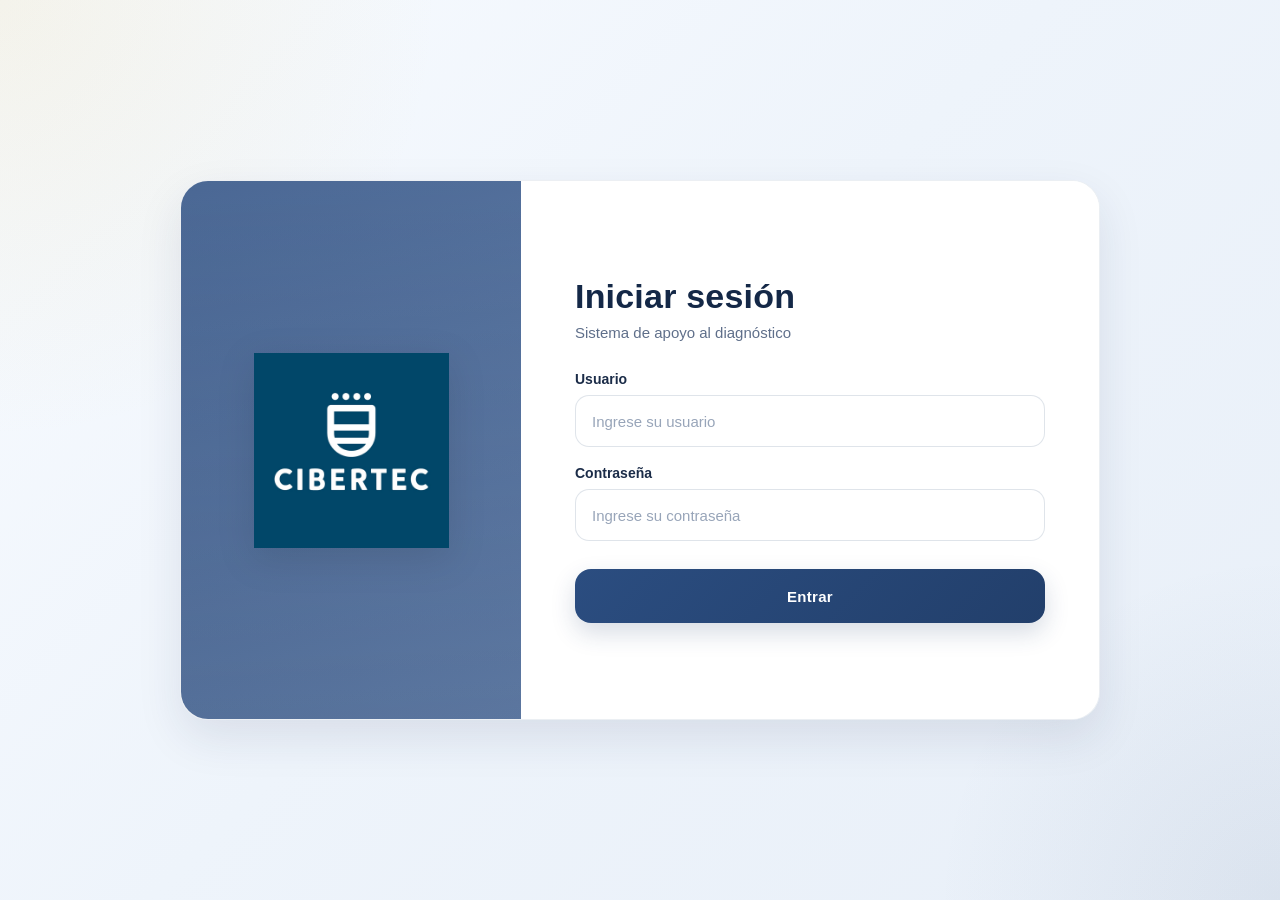
<file: frontend-login/index.html>
<!doctype html>
<html lang="es">
<head>
  <meta charset="UTF-8" />
  <meta name="viewport" content="width=device-width,initial-scale=1" />
  <title>CIBERTEC - Inicio de sesión</title>
  <link rel="stylesheet" href="styles.css" />
</head>
<body class="login-body">
  <div class="login-shell">
    <main class="login-card">
      <div class="brand-block">
        <img src="logo-cibertec.jpg" alt="Cibertec" class="brand-logo" />
      </div>

      <section class="login-content">
        <h1>Iniciar sesión</h1>
        <p class="login-subtitle">Sistema de apoyo al diagnóstico</p>

        <form id="loginForm" class="login-form">
          <label class="field">
            <span>Usuario</span>
            <input
              id="username"
              name="username"
              type="text"
              autocomplete="username"
              placeholder="Ingrese su usuario"
              required
            />
          </label>

          <label class="field">
            <span>Contraseña</span>
            <input
              id="password"
              name="password"
              type="password"
              autocomplete="current-password"
              placeholder="Ingrese su contraseña"
              required
            />
          </label>

          <button id="btnLogin" type="submit" class="btn-primary">
            Entrar
          </button>
        </form>
      </section>
    </main>
  </div>

  <!-- Modal flotante -->
  <div id="feedbackModal" class="modal hidden" role="dialog" aria-modal="true">
    <div class="modal-card">
      <div class="modal-icon" id="modalIcon">✓</div>
      <h2 id="modalTitle">Inicio correcto</h2>
      <p id="modalMessage">Redirigiendo al sistema principal...</p>
      <button id="modalBtn" class="btn-primary" type="button">Entendido</button>
    </div>
  </div>

  <script src="config.js"></script>
  <script src="app.js"></script>
</body>
</html>
</file>
<file: frontend-login/styles.css>
:root{
  --cibertec-blue:#223f6b;
  --cibertec-blue-dark:#142847;
  --cibertec-blue-soft:#4a6793;
  --cibertec-white:#ffffff;
  --cibertec-offwhite:#f6f8fc;
  --cibertec-surface:#eef3fa;
  --cibertec-surface-2:#f9fbfe;
  --cibertec-text:#1b2c48;
  --cibertec-text-soft:#5f6f8a;
  --cibertec-gold:#d7b85a;
  --cibertec-gold-soft:#eed992;
  --cibertec-border:rgba(34,63,107,0.14);
  --cibertec-input:#ffffff;
  --cibertec-shadow:0 18px 45px rgba(25,44,79,.10);
  --success:#71c88a;
  --warning:#e3be62;
  --danger:#df7b7b;
  --neutral:#aab4c6;
}

*{
  box-sizing:border-box;
}

html,body{
  margin:0;
  padding:0;
  min-height:100%;
  font-family:"Segoe UI", Roboto, Arial, sans-serif;
  color:var(--cibertec-text);
}

/* =========================
   LOGIN
========================= */

.login-body{
  min-height:100vh;
  background:
    radial-gradient(circle at top left, rgba(215,184,90,.12), transparent 28%),
    radial-gradient(circle at bottom right, rgba(34,63,107,.07), transparent 22%),
    linear-gradient(135deg, #f8fbff 0%, #eef4fb 48%, #e8eff8 100%);
  display:flex;
  align-items:center;
  justify-content:center;
  padding:24px;
}

.login-shell{
  width:100%;
  display:flex;
  justify-content:center;
  align-items:center;
}

.login-card{
  width:min(920px, 96vw);
  min-height:540px;
  display:grid;
  grid-template-columns:340px 1fr;
  border-radius:28px;
  overflow:hidden;
  background:rgba(255,255,255,.88);
  border:1px solid rgba(34,63,107,.08);
  box-shadow:var(--cibertec-shadow);
  backdrop-filter:blur(10px);
}

.brand-block{
  background:
    linear-gradient(180deg, rgba(255,255,255,.14), rgba(255,255,255,.06)),
    linear-gradient(160deg, #2d4f83 0%, #5978a7 100%);
  display:flex;
  align-items:center;
  justify-content:center;
  padding:40px;
  position:relative;
}

.brand-block::after{
  content:"";
  position:absolute;
  inset:0;
  background:linear-gradient(180deg, transparent 0%, rgba(0,0,0,.08) 100%);
  pointer-events:none;
}

.brand-logo{
  width:min(220px, 75%);
  max-width:220px;
  object-fit:contain;
  filter:drop-shadow(0 10px 18px rgba(0,0,0,.10));
  position:relative;
  z-index:1;
}

.login-content{
  background:rgba(255,255,255,.92);
  padding:56px 54px;
  display:flex;
  flex-direction:column;
  justify-content:center;
}

.login-content h1{
  margin:0 0 8px;
  color:var(--cibertec-blue-dark);
  font-size:34px;
  font-weight:800;
  letter-spacing:.2px;
}

.login-subtitle{
  margin:0 0 30px;
  color:var(--cibertec-text-soft);
  font-size:15px;
}

.login-form{
  display:flex;
  flex-direction:column;
  gap:18px;
}

.field{
  display:flex;
  flex-direction:column;
  gap:8px;
}

.field span{
  color:var(--cibertec-text);
  font-size:14px;
  font-weight:600;
}

.field input{
  height:52px;
  padding:0 16px;
  border-radius:14px;
  border:1px solid var(--cibertec-border);
  background:var(--cibertec-input);
  color:var(--cibertec-text);
  font-size:15px;
  outline:none;
  transition:.22s ease;
  box-shadow:inset 0 1px 0 rgba(255,255,255,.6);
}

.field input::placeholder{
  color:#98a5b9;
}

.field input:focus{
  border-color:rgba(215,184,90,.92);
  box-shadow:0 0 0 4px rgba(215,184,90,.16);
  transform:translateY(-1px);
}

.btn-primary{
  margin-top:10px;
  height:54px;
  border:none;
  border-radius:16px;
  cursor:pointer;
  font-size:15px;
  font-weight:800;
  letter-spacing:.3px;
  color:#fff;
  background:linear-gradient(135deg, #2b4d80 0%, var(--cibertec-blue) 100%);
  box-shadow:0 10px 24px rgba(34,63,107,.18);
  transition:.22s ease;
}

.btn-primary:hover{
  transform:translateY(-2px);
  box-shadow:0 14px 28px rgba(34,63,107,.24);
}

.btn-primary:active{
  transform:translateY(0);
}

.btn-primary:disabled{
  opacity:.72;
  cursor:not-allowed;
}

/* =========================
   MODAL GENERAL
========================= */

.modal{
  position:fixed;
  inset:0;
  background:rgba(20,34,57,.18);
  display:flex;
  align-items:center;
  justify-content:center;
  padding:24px;
  z-index:1000;
  backdrop-filter:blur(4px);
}

.modal.hidden{
  display:none;
}

.modal-card{
  width:min(420px, 92vw);
  background:linear-gradient(180deg, #ffffff 0%, #f6f9fd 100%);
  border:1px solid rgba(34,63,107,.10);
  border-radius:24px;
  padding:30px 28px 24px;
  text-align:center;
  box-shadow:0 25px 60px rgba(20,40,71,.18);
  animation:popIn .22s ease;
}

.modal-card h2{
  margin:0 0 10px;
  color:var(--cibertec-blue-dark);
  font-size:24px;
}

.modal-card p{
  margin:0 0 22px;
  color:var(--cibertec-text-soft);
  font-size:15px;
  line-height:1.5;
}

.modal-icon{
  width:62px;
  height:62px;
  margin:0 auto 18px;
  border-radius:50%;
  display:flex;
  align-items:center;
  justify-content:center;
  font-size:30px;
  font-weight:900;
  color:white;
}

.modal-icon.success{
  background:linear-gradient(135deg, #90d69f 0%, #66bb7f 100%);
}

.modal-icon.error{
  background:linear-gradient(135deg, #ef9b9b 0%, #d66f6f 100%);
}

@keyframes popIn{
  from{
    opacity:0;
    transform:translateY(8px) scale(.98);
  }
  to{
    opacity:1;
    transform:translateY(0) scale(1);
  }
}

@media (max-width: 820px){
  .login-card{
    grid-template-columns:1fr;
    min-height:auto;
  }

  .brand-block{
    min-height:220px;
  }

  .brand-logo{
    width:140px;
  }

  .login-content{
    padding:34px 24px 28px;
  }

  .login-content h1{
    font-size:28px;
  }
}

/* =========================
   DASHBOARD
========================= */

.dashboard-body{
  min-height:100vh;
  background:
    radial-gradient(circle at top left, rgba(215,184,90,.10), transparent 24%),
    radial-gradient(circle at bottom right, rgba(34,63,107,.06), transparent 20%),
    linear-gradient(135deg, #f8fbff 0%, #eef4fb 48%, #e8eff8 100%);
  color:var(--cibertec-text);
  padding:16px;
}

.container.wide{
  width:min(1600px, 98vw);
  margin:0 auto;
  padding:0;
}

.topbar{
  display:flex;
  align-items:center;
  justify-content:space-between;
  gap:14px;
  padding:14px 16px;
  border:1px solid rgba(34,63,107,.08);
  border-radius:20px;
  background:rgba(255,255,255,.82);
  box-shadow:var(--cibertec-shadow);
  backdrop-filter:blur(10px);
  margin-bottom:16px;
}

.topbar-right{
  display:flex;
  align-items:center;
  gap:12px;
  justify-content:flex-end;
}

.topbar-search .search-row{
  display:flex;
  align-items:flex-end;
  gap:12px;
  flex:1 1 auto;
}

.search-label{
  display:flex;
  flex-direction:column;
  line-height:1.15;
  color:var(--cibertec-text-soft);
  font-size:13px;
  white-space:nowrap;
}

.search-label .req{
  color:var(--cibertec-gold);
  font-weight:800;
}

.topbar-search input#msisdn{
  width:320px;
  height:46px;
  padding:10px 14px;
  border-radius:14px;
  border:1px solid var(--cibertec-border);
  background:#fff;
  color:var(--cibertec-text);
  outline:none;
  transition:.22s ease;
}

.topbar-search input#msisdn::placeholder{
  color:#9aa6b8;
}

.topbar-search input#msisdn:focus{
  border-color:rgba(215,184,90,.92);
  box-shadow:0 0 0 4px rgba(215,184,90,.16);
}

.user-chip{
  margin:0;
  padding:10px 14px;
  border-radius:12px;
  background:#fff;
  border:1px solid rgba(34,63,107,.08);
  color:var(--cibertec-text-soft);
  font-size:13px;
  white-space:nowrap;
}

/* Botones dashboard */
.btn{
  border:none;
  border-radius:14px;
  padding:12px 16px;
  font-weight:800;
  cursor:pointer;
  transition:.22s ease;
}

.btn:hover{
  transform:translateY(-1px);
}

.btn:active{
  transform:translateY(0);
}

.btn-gold{
  color:#fff;
  background:linear-gradient(135deg, #2b4d80 0%, var(--cibertec-blue) 100%);
  box-shadow:0 10px 24px rgba(34,63,107,.14);
}

.btn-gold-soft{
  background:rgba(34,63,107,.08);
  color:var(--cibertec-blue);
  border:1px solid rgba(34,63,107,.10);
}

.btn.secondary{
  background:#fff;
  color:var(--cibertec-blue);
  border:1px solid rgba(34,63,107,.10);
}

.btn.small{
  padding:10px 12px;
  font-size:13px;
}

.layout{
  display:grid;
  grid-template-columns:1fr 360px;
  gap:16px;
  align-items:start;
}

.grid{
  display:grid;
  grid-template-columns:420px 1fr 1fr;
  gap:16px;
  align-items:start;
  grid-template-areas:
    "equipo aprov aprov"
    "datos  voz   voz";
}

.panel-equipo{ grid-area:equipo; }
.panel-aprov{ grid-area:aprov; }
.panel-datos{ grid-area:datos; }
.panel-voz{ grid-area:voz; }

.panel{
  border:1px solid rgba(34,63,107,.08);
  border-radius:22px;
  background:rgba(255,255,255,.84);
  box-shadow:var(--cibertec-shadow);
  backdrop-filter:blur(8px);
  overflow:hidden;
}

.panel-head{
  padding:14px 16px;
  background:linear-gradient(135deg, #f2f6fc 0%, #e7eef8 100%);
  color:var(--cibertec-blue-dark);
  font-weight:800;
  font-size:14px;
  letter-spacing:.2px;
  border-bottom:1px solid rgba(34,63,107,.06);
}

.panel-body{
  padding:16px;
}

.panel-actions{
  padding:0 16px 16px;
  display:flex;
  gap:10px;
}

.two-col{
  display:grid;
  grid-template-columns:1fr 1fr;
  gap:12px 16px;
}

.panel-equipo .two-col,
.panel-voz .two-col,
.panel-datos .two-col{
  grid-template-columns:1fr;
}

.col{
  display:flex;
  flex-direction:column;
  gap:10px;
}

/* Campos */
.kv{
  display:flex;
  align-items:center;
  gap:12px;
  padding:11px 12px;
  border:1px solid rgba(34,63,107,.08);
  border-radius:14px;
  background:#ffffff;
  min-width:0;
}

.kv span{
  color:var(--cibertec-text-soft);
  font-size:12px;
  letter-spacing:.04em;
  flex:0 0 42%;
  white-space:nowrap;
  overflow:hidden;
  text-overflow:ellipsis;
  min-width:0;
}

.kv b{
  color:var(--cibertec-text);
  font-size:13px;
  font-weight:800;
  flex:1 1 auto;
  min-width:0;
  text-align:right;
  white-space:nowrap;
  overflow:hidden;
  text-overflow:ellipsis;
}

/* Filas con indicador */
.kv-ind{
  display:grid;
  grid-template-columns:130px minmax(0, 1fr) 16px;
  align-items:center;
  gap:12px;
  min-width:0;
}

.kv-ind span:first-child{
  min-width:0;
  white-space:nowrap;
  overflow:hidden;
  text-overflow:ellipsis;
}

.kv-ind b{
  min-width:0;
  text-align:right;
  white-space:nowrap;
  overflow:hidden;
  text-overflow:ellipsis;
}

/* Aprovisionamiento */
.aprov-grid{
  display:grid;
  grid-template-columns:1fr 1fr;
  gap:14px;
}

.kv-row{
  display:grid;
  grid-template-columns:170px 1fr;
  gap:10px;
  align-items:center;
  padding:11px 12px;
  border:1px solid rgba(34,63,107,.08);
  border-radius:14px;
  background:#ffffff;
  min-width:0;
}

.kv-row span{
  color:var(--cibertec-text-soft);
  font-size:12px;
  letter-spacing:.04em;
  white-space:nowrap;
  overflow:hidden;
  text-overflow:ellipsis;
  text-align:right;
  min-width:0;
}

.kv-row b{
  color:var(--cibertec-text);
  font-size:13px;
  font-weight:800;
  text-align:left;
  min-width:0;
  white-space:nowrap;
  overflow:hidden;
  text-overflow:ellipsis;
}

.kv-row-dot{
  grid-template-columns:150px minmax(0, 1fr) 20px;
}

/* Indicadores */
.dot{
  width:12px;
  height:12px;
  border-radius:999px;
  display:inline-block;
  flex:0 0 12px;
  min-width:12px;
  max-width:12px;
  min-height:12px;
  max-height:12px;
  border:1px solid rgba(34,63,107,.10);
  background:rgba(170,180,198,.65);
  margin-left:auto;
}

.kv-row-dot .dot{
  justify-self:end;
  margin-left:0;
}

.kv-ind .dot{
  justify-self:end;
  margin-left:0;
}

.dot.ok{ background:var(--success); }
.dot.warn{ background:var(--warning); }
.dot.off{ background:var(--danger); }
.dot.na{ background:var(--neutral); }

/* Panel lateral */
.sidepanel{
  position:sticky;
  top:16px;
}

.history{
  width:100%;
  border-collapse:collapse;
  font-size:13px;
}

.history th,
.history td{
  text-align:left;
  padding:10px 8px;
  border-bottom:1px solid rgba(34,63,107,.08);
  vertical-align:top;
}

.history th{
  color:var(--cibertec-text-soft);
  font-size:12px;
}

.history td{
  color:var(--cibertec-text);
}

/* Badges */
.badge{
  display:inline-flex;
  align-items:center;
  justify-content:center;
  min-width:38px;
  height:26px;
  border-radius:999px;
  padding:0 10px;
  font-size:12px;
  font-weight:800;
}

.badge.p1{
  background:rgba(227,190,98,.18);
  color:#9b7a18;
  border:1px solid rgba(227,190,98,.26);
}

.badge.p2{
  background:rgba(223,123,123,.16);
  color:#a64f4f;
  border:1px solid rgba(223,123,123,.26);
}

.badge.p3{
  background:rgba(113,200,138,.16);
  color:#3d8f56;
  border:1px solid rgba(113,200,138,.24);
}

.badge.na{
  background:rgba(170,180,198,.18);
  color:#6e7b90;
  border:1px solid rgba(170,180,198,.22);
}

/* Toasts */
.toast-host{
  position:fixed;
  top:18px;
  right:18px;
  display:flex;
  flex-direction:column;
  gap:10px;
  z-index:1100;
}

.toast{
  width:min(360px, 90vw);
  border-radius:18px;
  padding:14px 16px;
  border:1px solid rgba(34,63,107,.08);
  box-shadow:0 18px 36px rgba(20,40,71,.14);
  backdrop-filter:blur(8px);
}

.toast.info{
  background:#ffffff;
}

.toast.warn{
  background:#fffaf0;
}

.toast.danger{
  background:#fff5f5;
}

.t-title{
  margin:0 0 4px;
  font-weight:800;
  color:var(--cibertec-blue-dark);
}

.t-msg{
  margin:0;
  color:var(--cibertec-text-soft);
  font-size:14px;
  line-height:1.4;
}

/* Modal dashboard */
.modal-card .modal-head{
  display:flex;
  align-items:center;
  justify-content:space-between;
  padding:16px 18px;
  background:linear-gradient(135deg, #f2f6fc 0%, #e7eef8 100%);
  color:var(--cibertec-blue-dark);
  border-radius:24px 24px 0 0;
}

.modal-card .modal-head h3{
  margin:0;
  font-size:20px;
  font-weight:800;
}

.x{
  border:none;
  background:rgba(34,63,107,.08);
  color:var(--cibertec-blue-dark);
  width:34px;
  height:34px;
  border-radius:10px;
  font-size:20px;
  font-weight:800;
  cursor:pointer;
}

.modal-body{
  padding:20px 18px 10px;
}

.modal-text{
  margin:0;
  color:var(--cibertec-text-soft);
  font-size:15px;
  line-height:1.6;
}

.modal-actions{
  padding:0 18px 20px;
  display:flex;
  justify-content:flex-end;
}

/* Ocultar status viejo */
.status{
  display:none !important;
}

.muted{
  color:var(--cibertec-text-soft);
}

.mini{
  font-size:12px;
}

/* Responsive */
@media (max-width:1300px){
  .layout{
    grid-template-columns:1fr;
  }

  .sidepanel{
    position:static;
  }

  .grid{
    grid-template-columns:1fr;
    grid-template-areas:
      "equipo"
      "aprov"
      "datos"
      "voz";
  }

  .aprov-grid{
    grid-template-columns:1fr;
  }
}

@media (max-width:900px){
  .topbar{
    flex-direction:column;
    align-items:stretch;
  }

  .topbar-right{
    justify-content:space-between;
  }

  .topbar-search .search-row{
    flex-direction:column;
    align-items:stretch;
  }

  .topbar-search input#msisdn{
    width:100%;
  }

  .kv-ind{
    grid-template-columns:120px minmax(0, 1fr) 16px;
  }
}
</file>
